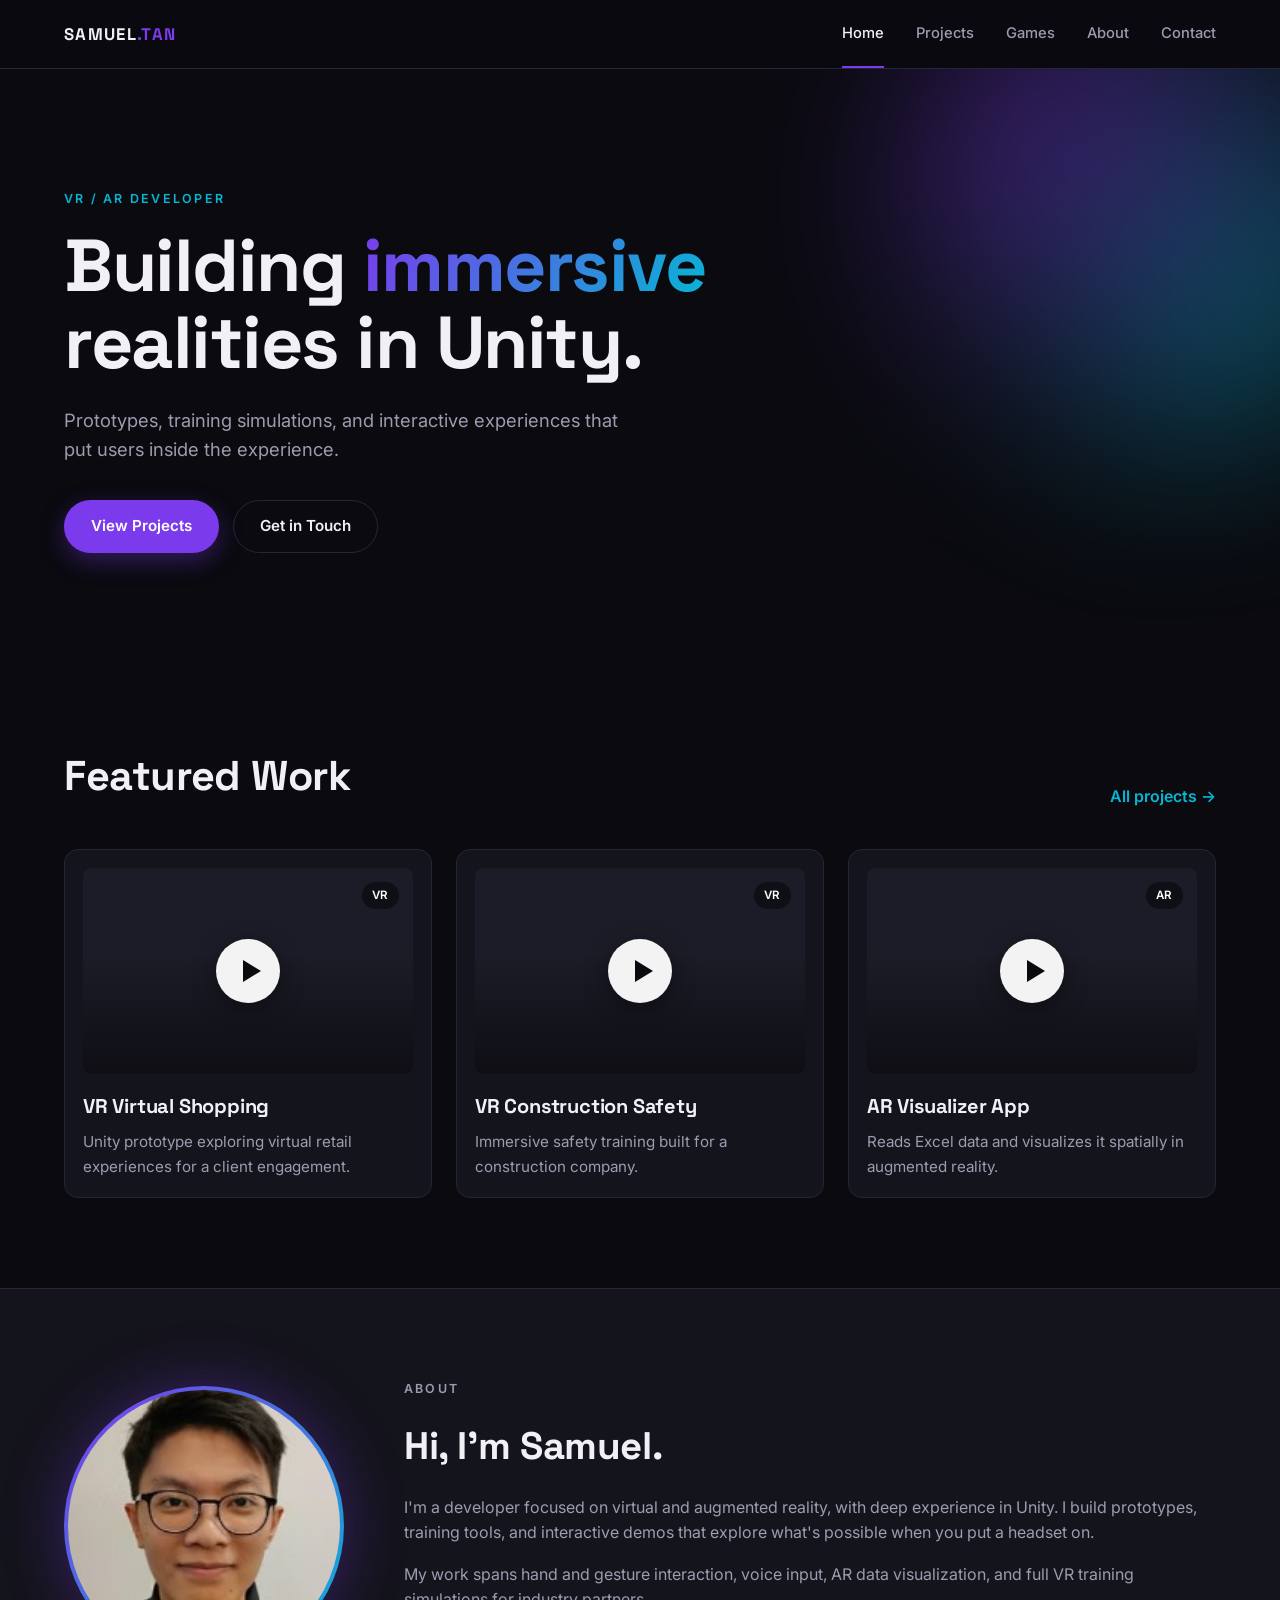
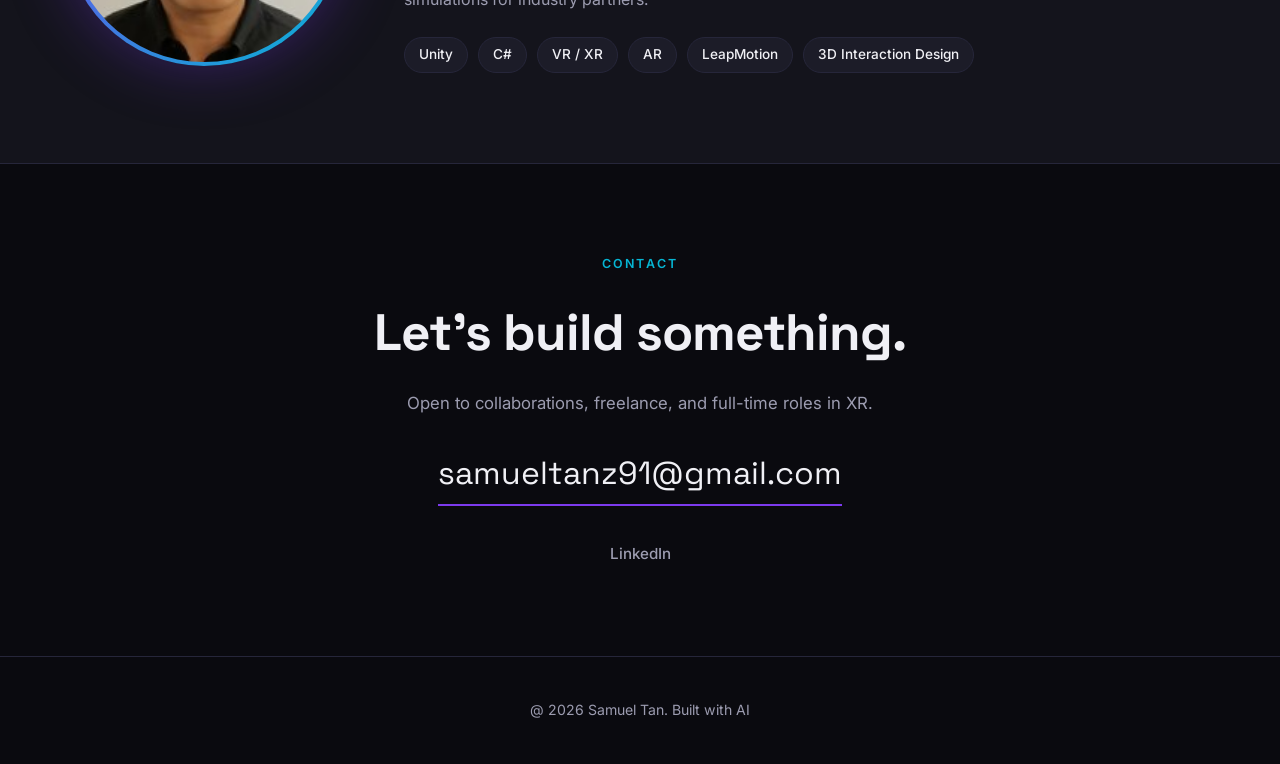
<file: index.html>
<!DOCTYPE html>
<html lang="en">
<head>
    <meta charset="UTF-8">
    <meta name="viewport" content="width=device-width, initial-scale=1.0">
    <title>Samuel Tan — VR/AR Developer</title>
    <meta name="description" content="Portfolio of Samuel Tan, VR/AR developer specializing in Unity, immersive experiences, and interactive prototypes.">
    <link rel="stylesheet" href="assets/css/styles.css">
    <link rel="preconnect" href="https://fonts.googleapis.com">
    <link rel="preconnect" href="https://fonts.gstatic.com" crossorigin>
    <link href="https://fonts.googleapis.com/css2?family=Inter:wght@400;500;600;700;800&family=Space+Grotesk:wght@500;700&display=swap" rel="stylesheet">
</head>
<body>
    <header class="site-header">
        <div class="container header-inner">
            <a href="index.html" class="logo">SAMUEL<span>.TAN</span></a>
            <nav class="nav-desktop">
                <a href="index.html" class="active">Home</a>
                <a href="projects.html">Projects</a>
                <a href="games.html">Games</a>
                <a href="#about">About</a>
                <a href="#contact">Contact</a>
            </nav>
            <button class="nav-toggle" aria-label="Toggle navigation" aria-expanded="false">
                <span></span><span></span><span></span>
            </button>
        </div>
        <nav class="nav-mobile">
            <a href="index.html">Home</a>
            <a href="projects.html">Projects</a>
            <a href="games.html">Games</a>
            <a href="#about">About</a>
            <a href="#contact">Contact</a>
        </nav>
    </header>

    <main>
        <section class="hero">
            <div class="container">
                <p class="hero-eyebrow">VR / AR Developer</p>
                <h1 class="hero-title">Building <span class="accent">immersive</span><br>realities in Unity.</h1>
                <p class="hero-sub">Prototypes, training simulations, and interactive experiences that put users inside the experience.</p>
                <div class="hero-cta">
                    <a href="projects.html" class="btn btn-primary">View Projects</a>
                    <a href="#contact" class="btn btn-ghost">Get in Touch</a>
                </div>
            </div>
            <div class="hero-orb" aria-hidden="true"></div>
        </section>

        <section class="section" id="featured">
            <div class="container">
                <div class="section-head">
                    <h2>Featured Work</h2>
                    <a href="projects.html" class="link-arrow">All projects →</a>
                </div>
                <div class="project-grid">
                    <a href="projects.html#vr-virtual-shopping" class="project-card">
                        <div class="project-thumb video-thumb" style="background-image: url('https://img.youtube.com/vi/bQnIqQ54lKI/hqdefault.jpg')">
                            <span class="tag">VR</span>
                            <span class="play-button play-button-static" aria-hidden="true"></span>
                        </div>
                        <h3>VR Virtual Shopping</h3>
                        <p>Unity prototype exploring virtual retail experiences for a client engagement.</p>
                    </a>
                    <a href="projects.html#vr-construction-safety" class="project-card">
                        <div class="project-thumb video-thumb" style="background-image: url('https://img.youtube.com/vi/5bhj2pqpF-M/hqdefault.jpg')">
                            <span class="tag">VR</span>
                            <span class="play-button play-button-static" aria-hidden="true"></span>
                        </div>
                        <h3>VR Construction Safety</h3>
                        <p>Immersive safety training built for a construction company.</p>
                    </a>
                    <a href="projects.html#ar-visualizer" class="project-card">
                        <div class="project-thumb video-thumb" style="background-image: url('https://img.youtube.com/vi/ihZmhNBa7-E/hqdefault.jpg')">
                            <span class="tag">AR</span>
                            <span class="play-button play-button-static" aria-hidden="true"></span>
                        </div>
                        <h3>AR Visualizer App</h3>
                        <p>Reads Excel data and visualizes it spatially in augmented reality.</p>
                    </a>
                </div>
            </div>
        </section>

        <section class="section section-alt" id="about">
            <div class="container about-grid">
                <div class="about-photo">
                    <img src="assets/images/photo.jpg" alt="Samuel Tan">
                </div>
                <div class="about-copy">
                    <p class="eyebrow">About</p>
                    <h2>Hi, I'm Samuel.</h2>
                    <p>I'm a developer focused on virtual and augmented reality, with deep experience in Unity. I build prototypes, training tools, and interactive demos that explore what's possible when you put a headset on.</p>
                    <p>My work spans hand and gesture interaction, voice input, AR data visualization, and full VR training simulations for industry partners.</p>
                    <ul class="skill-list">
                        <li>Unity</li>
                        <li>C#</li>
                        <li>VR / XR</li>
                        <li>AR</li>
                        <li>LeapMotion</li>
                        <li>3D Interaction Design</li>
                    </ul>
                </div>
            </div>
        </section>

        <section class="section" id="contact">
            <div class="container contact-block">
                <p class="eyebrow">Contact</p>
                <h2>Let's build something.</h2>
                <p class="contact-sub">Open to collaborations, freelance, and full-time roles in XR.</p>
                <a href="mailto:samueltanz91@gmail.com" class="contact-email">samueltanz91@gmail.com</a>
                <div class="social-row">
                    <a href="https://www.linkedin.com/in/samtanz" target="_blank" rel="noopener noreferrer" aria-label="LinkedIn">LinkedIn</a>
                </div>
            </div>
        </section>
    </main>

    <footer class="site-footer">
        <div class="container">
            <p>@ <span id="year"></span> Samuel Tan. Built with AI</p>
        </div>
    </footer>

    <script src="assets/js/main.js"></script>
</body>
</html>
</file>
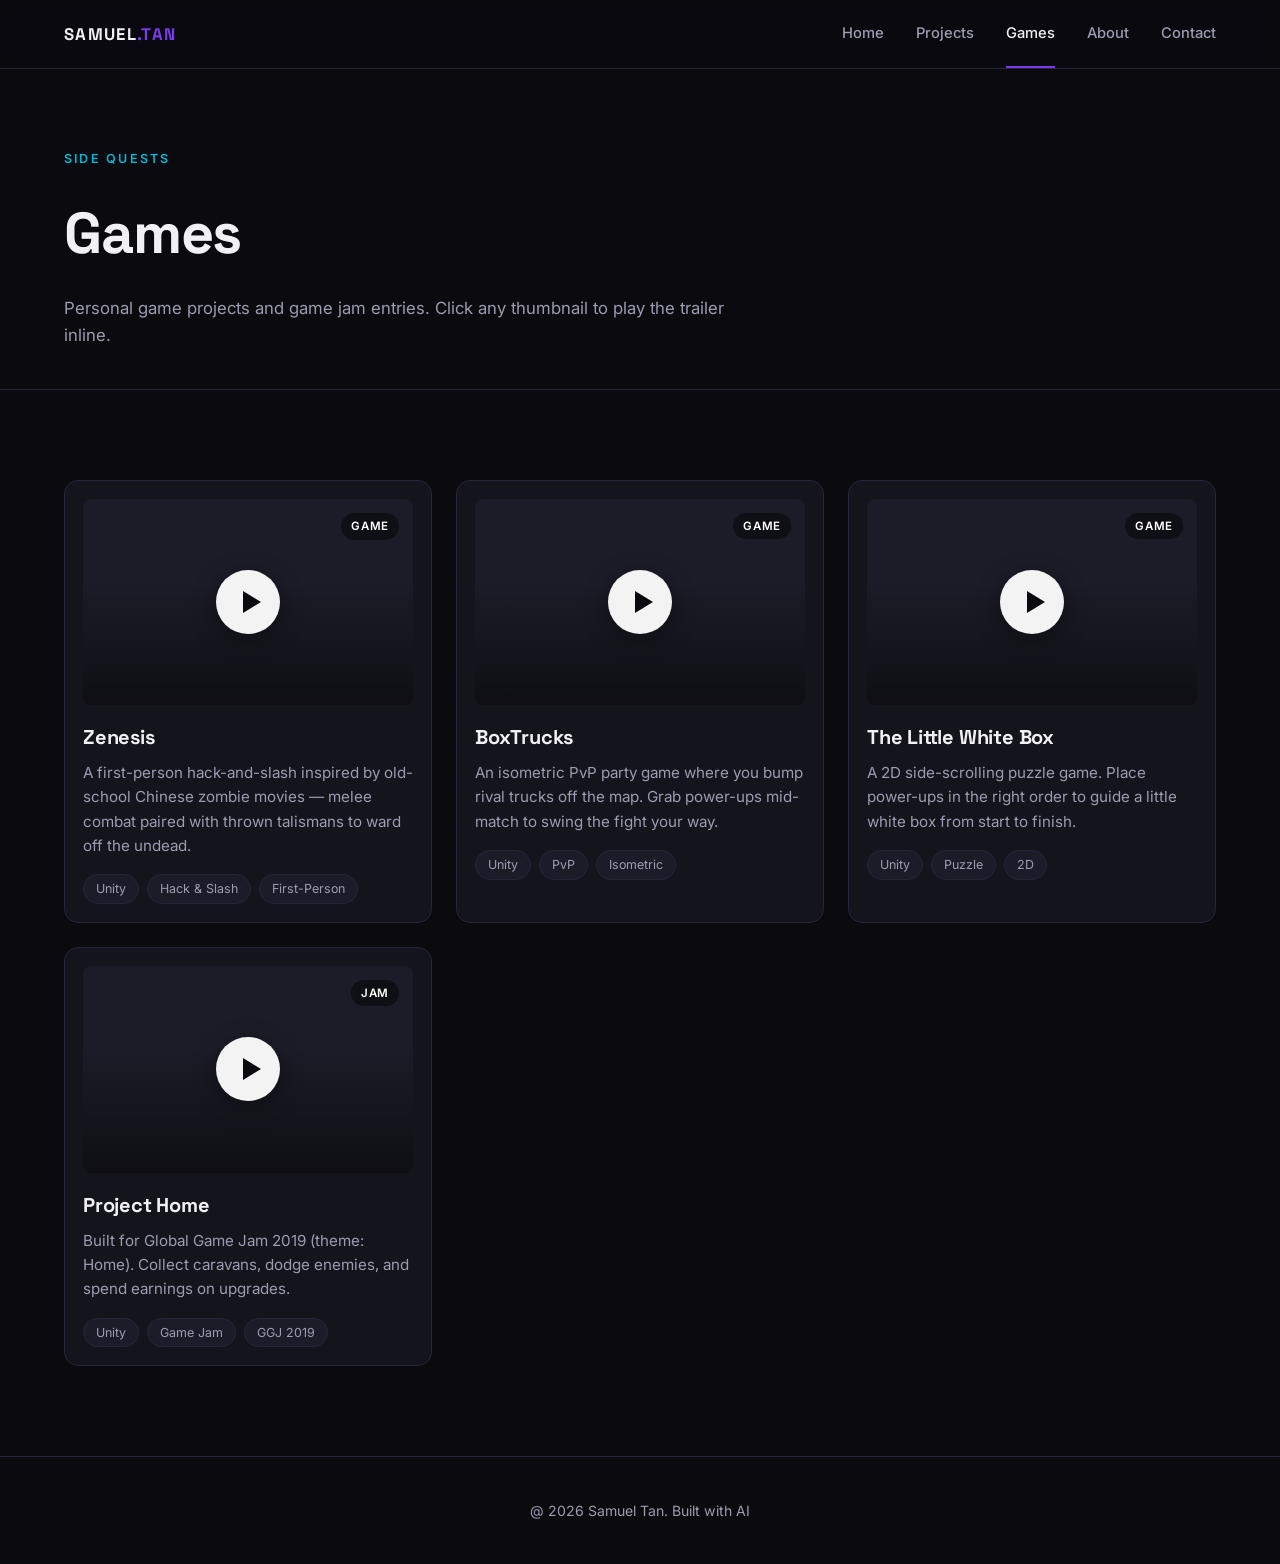
<file: games.html>
<!DOCTYPE html>
<html lang="en">
<head>
    <meta charset="UTF-8">
    <meta name="viewport" content="width=device-width, initial-scale=1.0">
    <title>Games — Samuel Tan</title>
    <meta name="description" content="Games developed by Samuel Tan.">
    <link rel="stylesheet" href="assets/css/styles.css">
    <link rel="preconnect" href="https://fonts.googleapis.com">
    <link rel="preconnect" href="https://fonts.gstatic.com" crossorigin>
    <link href="https://fonts.googleapis.com/css2?family=Inter:wght@400;500;600;700;800&family=Space+Grotesk:wght@500;700&display=swap" rel="stylesheet">
</head>
<body>
    <header class="site-header">
        <div class="container header-inner">
            <a href="index.html" class="logo">SAMUEL<span>.TAN</span></a>
            <nav class="nav-desktop">
                <a href="index.html">Home</a>
                <a href="projects.html">Projects</a>
                <a href="games.html" class="active">Games</a>
                <a href="index.html#about">About</a>
                <a href="index.html#contact">Contact</a>
            </nav>
            <button class="nav-toggle" aria-label="Toggle navigation" aria-expanded="false">
                <span></span><span></span><span></span>
            </button>
        </div>
        <nav class="nav-mobile">
            <a href="index.html">Home</a>
            <a href="projects.html">Projects</a>
            <a href="games.html">Games</a>
            <a href="index.html#about">About</a>
            <a href="index.html#contact">Contact</a>
        </nav>
    </header>

    <main>
        <section class="page-hero">
            <div class="container">
                <p class="eyebrow">Side Quests</p>
                <h1>Games</h1>
                <p class="page-sub">Personal game projects and game jam entries. Click any thumbnail to play the trailer inline.</p>
            </div>
        </section>

        <section class="section">
            <div class="container">
                <div class="project-grid">
                    <article id="zenesis" class="project-card project-card-detail">
                        <div class="project-thumb video-thumb" data-video-id="gKmy3xf2ELI" style="background-image: url('https://img.youtube.com/vi/gKmy3xf2ELI/hqdefault.jpg')">
                            <span class="tag">Game</span>
                            <button class="play-button" aria-label="Play Zenesis trailer"></button>
                        </div>
                        <h3>Zenesis</h3>
                        <p>A first-person hack-and-slash inspired by old-school Chinese zombie movies — melee combat paired with thrown talismans to ward off the undead.</p>
                        <ul class="meta-list"><li>Unity</li><li>Hack &amp; Slash</li><li>First-Person</li></ul>
                    </article>

                    <article id="boxtrucks" class="project-card project-card-detail">
                        <div class="project-thumb video-thumb" data-video-id="-wrfO_AimGk" style="background-image: url('https://img.youtube.com/vi/-wrfO_AimGk/hqdefault.jpg')">
                            <span class="tag">Game</span>
                            <button class="play-button" aria-label="Play BoxTrucks gameplay"></button>
                        </div>
                        <h3>BoxTrucks</h3>
                        <p>An isometric PvP party game where you bump rival trucks off the map. Grab power-ups mid-match to swing the fight your way.</p>
                        <ul class="meta-list"><li>Unity</li><li>PvP</li><li>Isometric</li></ul>
                    </article>

                    <article id="little-white-box" class="project-card project-card-detail">
                        <div class="project-thumb video-thumb" data-video-id="9eeDVmjl8H8" style="background-image: url('https://img.youtube.com/vi/9eeDVmjl8H8/hqdefault.jpg')">
                            <span class="tag">Game</span>
                            <button class="play-button" aria-label="Play The Little White Box demo"></button>
                        </div>
                        <h3>The Little White Box</h3>
                        <p>A 2D side-scrolling puzzle game. Place power-ups in the right order to guide a little white box from start to finish.</p>
                        <ul class="meta-list"><li>Unity</li><li>Puzzle</li><li>2D</li></ul>
                    </article>

                    <article id="project-home" class="project-card project-card-detail">
                        <div class="project-thumb video-thumb" data-video-id="KWs1H7j5ezE" style="background-image: url('https://img.youtube.com/vi/KWs1H7j5ezE/hqdefault.jpg')">
                            <span class="tag">Jam</span>
                            <button class="play-button" aria-label="Play Project Home gameplay"></button>
                        </div>
                        <h3>Project Home</h3>
                        <p>Built for Global Game Jam 2019 (theme: Home). Collect caravans, dodge enemies, and spend earnings on upgrades.</p>
                        <ul class="meta-list"><li>Unity</li><li>Game Jam</li><li>GGJ 2019</li></ul>
                    </article>
                </div>
            </div>
        </section>
    </main>

    <footer class="site-footer">
        <div class="container">
            <p>@ <span id="year"></span> Samuel Tan. Built with AI</p>
        </div>
    </footer>

    <script src="assets/js/main.js"></script>
</body>
</html>
</file>
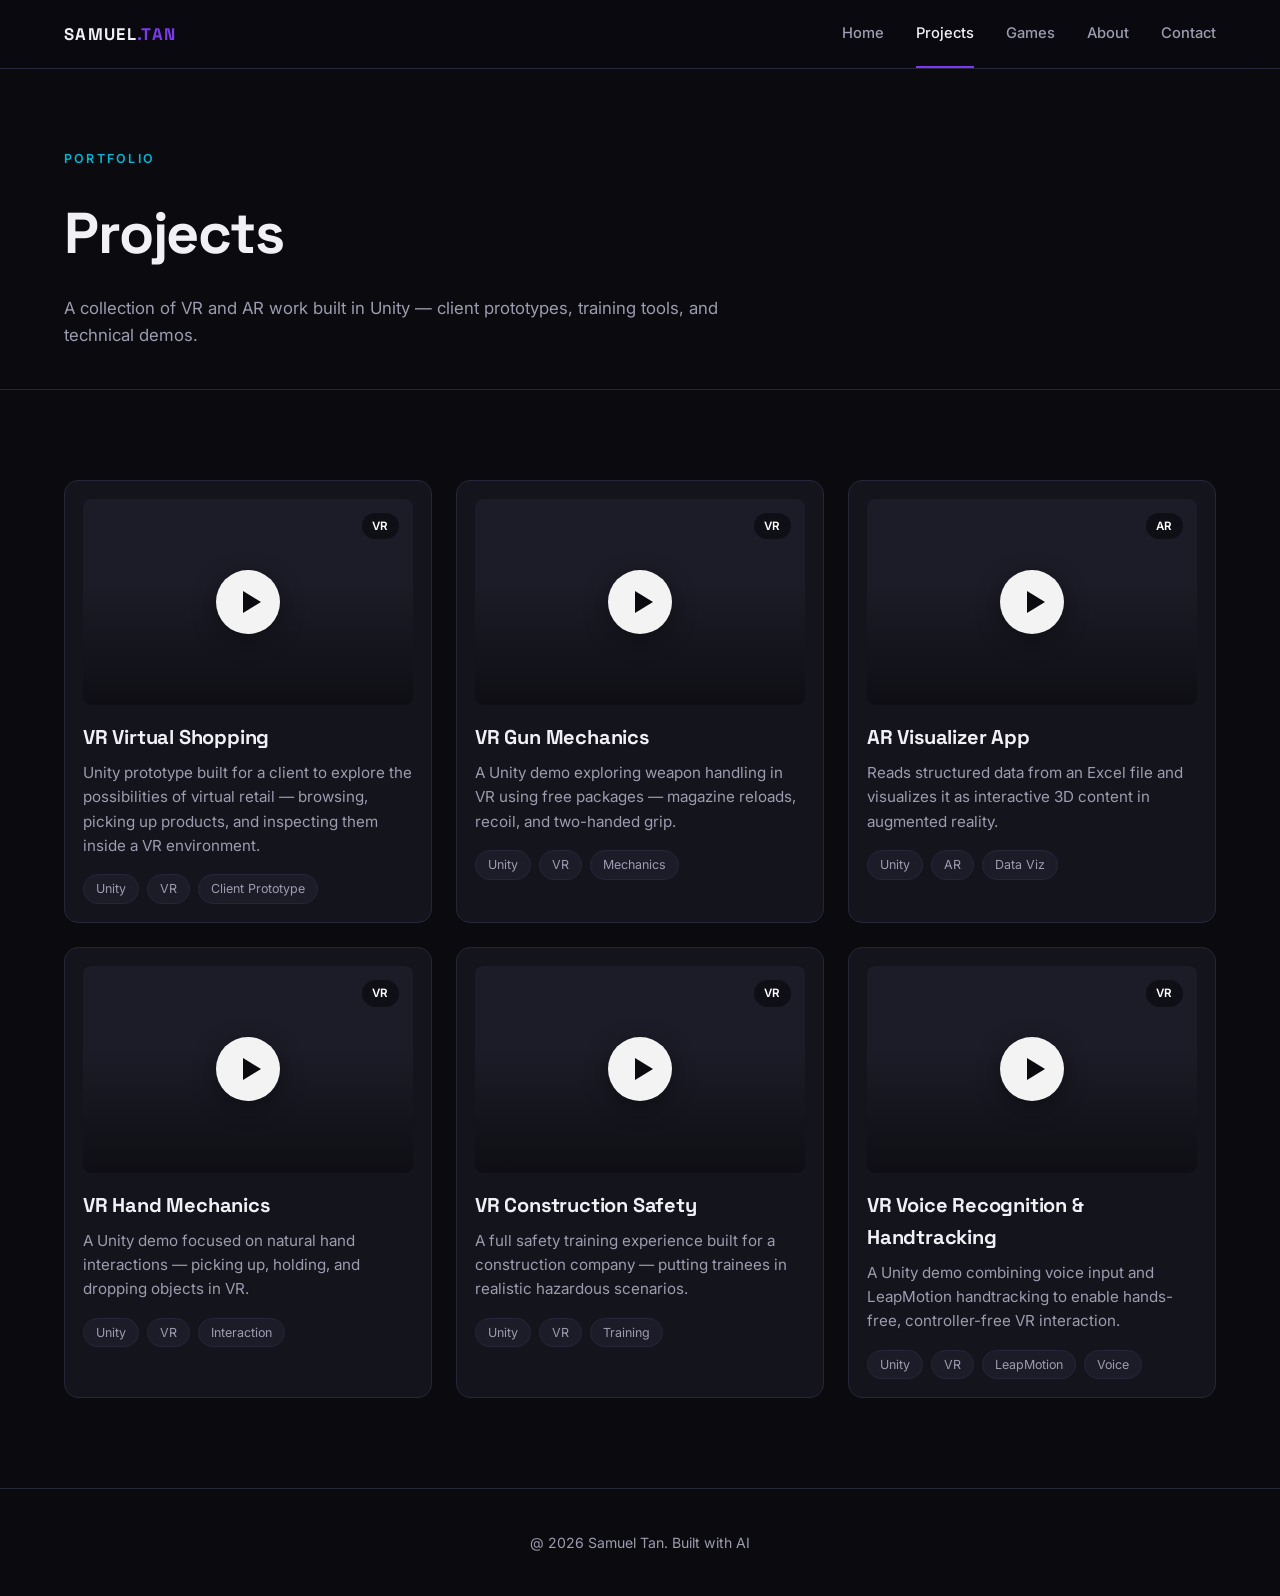
<file: projects.html>
<!DOCTYPE html>
<html lang="en">
<head>
    <meta charset="UTF-8">
    <meta name="viewport" content="width=device-width, initial-scale=1.0">
    <title>Projects — Samuel Tan</title>
    <meta name="description" content="VR and AR projects built by Samuel Tan in Unity.">
    <link rel="stylesheet" href="assets/css/styles.css">
    <link rel="preconnect" href="https://fonts.googleapis.com">
    <link rel="preconnect" href="https://fonts.gstatic.com" crossorigin>
    <link href="https://fonts.googleapis.com/css2?family=Inter:wght@400;500;600;700;800&family=Space+Grotesk:wght@500;700&display=swap" rel="stylesheet">
</head>
<body>
    <header class="site-header">
        <div class="container header-inner">
            <a href="index.html" class="logo">SAMUEL<span>.TAN</span></a>
            <nav class="nav-desktop">
                <a href="index.html">Home</a>
                <a href="projects.html" class="active">Projects</a>
                <a href="games.html">Games</a>
                <a href="index.html#about">About</a>
                <a href="index.html#contact">Contact</a>
            </nav>
            <button class="nav-toggle" aria-label="Toggle navigation" aria-expanded="false">
                <span></span><span></span><span></span>
            </button>
        </div>
        <nav class="nav-mobile">
            <a href="index.html">Home</a>
            <a href="projects.html">Projects</a>
            <a href="games.html">Games</a>
            <a href="index.html#about">About</a>
            <a href="index.html#contact">Contact</a>
        </nav>
    </header>

    <main>
        <section class="page-hero">
            <div class="container">
                <p class="eyebrow">Portfolio</p>
                <h1>Projects</h1>
                <p class="page-sub">A collection of VR and AR work built in Unity — client prototypes, training tools, and technical demos.</p>
            </div>
        </section>

        <section class="section">
            <div class="container">
                <div class="project-grid">
                    <article id="vr-virtual-shopping" class="project-card project-card-detail">
                        <div class="project-thumb video-thumb" data-video-id="bQnIqQ54lKI" style="background-image: url('https://img.youtube.com/vi/bQnIqQ54lKI/hqdefault.jpg')">
                            <span class="tag">VR</span>
                            <button class="play-button" aria-label="Play VR Virtual Shopping demo"></button>
                        </div>
                        <h3>VR Virtual Shopping</h3>
                        <p>Unity prototype built for a client to explore the possibilities of virtual retail — browsing, picking up products, and inspecting them inside a VR environment.</p>
                        <ul class="meta-list"><li>Unity</li><li>VR</li><li>Client Prototype</li></ul>
                    </article>

                    <article id="vr-gun-mechanics" class="project-card project-card-detail">
                        <div class="project-thumb video-thumb" data-video-id="70_8jM1j_8Q" style="background-image: url('https://img.youtube.com/vi/70_8jM1j_8Q/hqdefault.jpg')">
                            <span class="tag">VR</span>
                            <button class="play-button" aria-label="Play VR Gun Mechanics demo"></button>
                        </div>
                        <h3>VR Gun Mechanics</h3>
                        <p>A Unity demo exploring weapon handling in VR using free packages — magazine reloads, recoil, and two-handed grip.</p>
                        <ul class="meta-list"><li>Unity</li><li>VR</li><li>Mechanics</li></ul>
                    </article>

                    <article id="ar-visualizer" class="project-card project-card-detail">
                        <div class="project-thumb video-thumb" data-video-id="ihZmhNBa7-E" style="background-image: url('https://img.youtube.com/vi/ihZmhNBa7-E/hqdefault.jpg')">
                            <span class="tag">AR</span>
                            <button class="play-button" aria-label="Play AR Visualizer demo"></button>
                        </div>
                        <h3>AR Visualizer App</h3>
                        <p>Reads structured data from an Excel file and visualizes it as interactive 3D content in augmented reality.</p>
                        <ul class="meta-list"><li>Unity</li><li>AR</li><li>Data Viz</li></ul>
                    </article>

                    <article id="vr-hand-mechanics" class="project-card project-card-detail">
                        <div class="project-thumb video-thumb" data-video-id="viTU3XS-4zI" style="background-image: url('https://img.youtube.com/vi/viTU3XS-4zI/hqdefault.jpg')">
                            <span class="tag">VR</span>
                            <button class="play-button" aria-label="Play VR Hand Mechanics demo"></button>
                        </div>
                        <h3>VR Hand Mechanics</h3>
                        <p>A Unity demo focused on natural hand interactions — picking up, holding, and dropping objects in VR.</p>
                        <ul class="meta-list"><li>Unity</li><li>VR</li><li>Interaction</li></ul>
                    </article>

                    <article id="vr-construction-safety" class="project-card project-card-detail">
                        <div class="project-thumb video-thumb" data-video-id="5bhj2pqpF-M" style="background-image: url('https://img.youtube.com/vi/5bhj2pqpF-M/hqdefault.jpg')">
                            <span class="tag">VR</span>
                            <button class="play-button" aria-label="Play VR Construction Safety demo"></button>
                        </div>
                        <h3>VR Construction Safety</h3>
                        <p>A full safety training experience built for a construction company — putting trainees in realistic hazardous scenarios.</p>
                        <ul class="meta-list"><li>Unity</li><li>VR</li><li>Training</li></ul>
                    </article>

                    <article id="vr-voice-handtracking" class="project-card project-card-detail">
                        <div class="project-thumb video-thumb" data-video-id="85UgO_bdT98" style="background-image: url('https://img.youtube.com/vi/85UgO_bdT98/hqdefault.jpg')">
                            <span class="tag">VR</span>
                            <button class="play-button" aria-label="Play VR Voice Recognition demo"></button>
                        </div>
                        <h3>VR Voice Recognition & Handtracking</h3>
                        <p>A Unity demo combining voice input and LeapMotion handtracking to enable hands-free, controller-free VR interaction.</p>
                        <ul class="meta-list"><li>Unity</li><li>VR</li><li>LeapMotion</li><li>Voice</li></ul>
                    </article>
                </div>
            </div>
        </section>
    </main>

    <footer class="site-footer">
        <div class="container">
            <p>@ <span id="year"></span> Samuel Tan. Built with AI</p>
        </div>
    </footer>

    <script src="assets/js/main.js"></script>
</body>
</html>
</file>
<file: assets/css/styles.css>
/* ============================================================
   Samuel Tan — Portfolio
   Plain CSS, no preprocessor. Design tokens up top.
   ============================================================ */

:root {
    --bg: #0a0a0f;
    --surface: #14141c;
    --surface-2: #1c1c28;
    --border: #26263a;
    --text: #f0f0f5;
    --text-dim: #9c9cb0;
    --accent: #7c3aed;
    --accent-2: #06b6d4;
    --accent-glow: rgba(124, 58, 237, 0.35);
    --max-width: 1200px;
    --radius: 14px;
    --radius-sm: 8px;
    --shadow-card: 0 10px 30px rgba(0, 0, 0, 0.4);

    --font-sans: 'Inter', system-ui, -apple-system, Segoe UI, Roboto, sans-serif;
    --font-display: 'Space Grotesk', 'Inter', system-ui, sans-serif;
}

* { box-sizing: border-box; }

html {
    scroll-behavior: smooth;
}

body {
    margin: 0;
    background: var(--bg);
    color: var(--text);
    font-family: var(--font-sans);
    font-size: 16px;
    line-height: 1.6;
    -webkit-font-smoothing: antialiased;
    text-rendering: optimizeLegibility;
}

a { color: inherit; text-decoration: none; }
img { max-width: 100%; display: block; }

.container {
    width: 100%;
    max-width: var(--max-width);
    margin: 0 auto;
    padding: 0 24px;
}

/* ===== Header ============================================== */

.site-header {
    position: sticky;
    top: 0;
    z-index: 50;
    background: rgba(10, 10, 15, 0.75);
    backdrop-filter: saturate(140%) blur(12px);
    -webkit-backdrop-filter: saturate(140%) blur(12px);
    border-bottom: 1px solid var(--border);
}

.header-inner {
    display: flex;
    align-items: center;
    justify-content: space-between;
    height: 68px;
}

.logo {
    font-family: var(--font-display);
    font-weight: 700;
    letter-spacing: 0.08em;
    font-size: 1.05rem;
}
.logo span { color: var(--accent); }

.nav-desktop {
    display: flex;
    gap: 32px;
}
.nav-desktop a {
    font-size: 0.92rem;
    font-weight: 500;
    color: var(--text-dim);
    transition: color 0.2s ease;
    position: relative;
}
.nav-desktop a:hover,
.nav-desktop a.active { color: var(--text); }
.nav-desktop a.active::after {
    content: '';
    position: absolute;
    left: 0; right: 0; bottom: -22px;
    height: 2px;
    background: var(--accent);
}

.nav-toggle {
    display: none;
    background: transparent;
    border: 0;
    width: 40px;
    height: 40px;
    cursor: pointer;
    padding: 8px;
}
.nav-toggle span {
    display: block;
    width: 24px;
    height: 2px;
    background: var(--text);
    margin: 5px auto;
    transition: transform 0.25s ease, opacity 0.25s ease;
}
.nav-toggle[aria-expanded="true"] span:nth-child(1) {
    transform: translateY(7px) rotate(45deg);
}
.nav-toggle[aria-expanded="true"] span:nth-child(2) { opacity: 0; }
.nav-toggle[aria-expanded="true"] span:nth-child(3) {
    transform: translateY(-7px) rotate(-45deg);
}

.nav-mobile {
    display: none;
    flex-direction: column;
    padding: 8px 24px 20px;
    border-top: 1px solid var(--border);
    background: rgba(10, 10, 15, 0.95);
}
.nav-mobile.open { display: flex; }
.nav-mobile a {
    padding: 14px 0;
    border-bottom: 1px solid var(--border);
    color: var(--text-dim);
    font-weight: 500;
}
.nav-mobile a:last-child { border-bottom: 0; }

/* ===== Hero ================================================ */

.hero {
    position: relative;
    padding: 120px 0 100px;
    overflow: hidden;
}

.hero-eyebrow,
.eyebrow {
    text-transform: uppercase;
    letter-spacing: 0.18em;
    font-size: 0.78rem;
    color: var(--accent-2);
    font-weight: 600;
    margin: 0 0 18px;
}

.hero-title {
    font-family: var(--font-display);
    font-size: clamp(2.4rem, 6vw, 4.6rem);
    line-height: 1.05;
    letter-spacing: -0.02em;
    margin: 0 0 24px;
    font-weight: 700;
}
.accent {
    background: linear-gradient(120deg, var(--accent), var(--accent-2));
    -webkit-background-clip: text;
    background-clip: text;
    color: transparent;
}

.hero-sub {
    font-size: 1.15rem;
    color: var(--text-dim);
    max-width: 580px;
    margin: 0 0 36px;
}

.hero-cta { display: flex; gap: 14px; flex-wrap: wrap; }

.btn {
    display: inline-flex;
    align-items: center;
    justify-content: center;
    padding: 13px 26px;
    border-radius: 100px;
    font-weight: 600;
    font-size: 0.95rem;
    transition: transform 0.2s ease, box-shadow 0.25s ease, background 0.2s ease;
    border: 1px solid transparent;
    cursor: pointer;
}
.btn-primary {
    background: var(--accent);
    color: white;
    box-shadow: 0 8px 24px var(--accent-glow);
}
.btn-primary:hover { transform: translateY(-2px); box-shadow: 0 12px 30px var(--accent-glow); }
.btn-ghost {
    background: transparent;
    border-color: var(--border);
    color: var(--text);
}
.btn-ghost:hover { border-color: var(--text-dim); }

.hero-orb {
    position: absolute;
    top: -100px;
    right: -120px;
    width: 520px;
    height: 520px;
    border-radius: 50%;
    background: radial-gradient(circle at 30% 30%, var(--accent), transparent 60%),
                radial-gradient(circle at 70% 60%, var(--accent-2), transparent 65%);
    filter: blur(80px);
    opacity: 0.45;
    pointer-events: none;
    z-index: -1;
}

/* ===== Sections ============================================ */

.section { padding: 90px 0; }
.section-alt { background: var(--surface); border-top: 1px solid var(--border); border-bottom: 1px solid var(--border); }

.section-head {
    display: flex;
    align-items: end;
    justify-content: space-between;
    margin-bottom: 40px;
    flex-wrap: wrap;
    gap: 16px;
}
.section-head h2 {
    font-family: var(--font-display);
    font-size: clamp(1.8rem, 3.5vw, 2.6rem);
    margin: 0;
    letter-spacing: -0.01em;
}
.link-arrow {
    color: var(--accent-2);
    font-weight: 600;
    transition: transform 0.2s ease;
}
.link-arrow:hover { transform: translateX(4px); display: inline-block; }

/* ===== Page hero (sub-pages) =============================== */

.page-hero {
    padding: 80px 0 40px;
    border-bottom: 1px solid var(--border);
}
.page-hero h1 {
    font-family: var(--font-display);
    font-size: clamp(2.2rem, 5vw, 3.6rem);
    margin: 0 0 16px;
    letter-spacing: -0.02em;
}
.page-sub {
    color: var(--text-dim);
    max-width: 680px;
    font-size: 1.05rem;
    margin: 0;
}

/* ===== Project grid ======================================== */

.project-grid {
    display: grid;
    grid-template-columns: repeat(auto-fit, minmax(300px, 1fr));
    gap: 24px;
}

.project-card {
    background: var(--surface);
    border: 1px solid var(--border);
    border-radius: var(--radius);
    padding: 18px;
    transition: transform 0.25s ease, border-color 0.25s ease, box-shadow 0.25s ease;
    display: block;
    color: inherit;
}
.project-card:hover {
    transform: translateY(-4px);
    border-color: var(--accent);
    box-shadow: var(--shadow-card);
}
.project-card h3 {
    font-family: var(--font-display);
    font-size: 1.25rem;
    margin: 16px 0 8px;
    letter-spacing: -0.01em;
}
.project-card p {
    color: var(--text-dim);
    margin: 0;
    font-size: 0.95rem;
}

.project-thumb {
    aspect-ratio: 16 / 10;
    border-radius: var(--radius-sm);
    position: relative;
    overflow: hidden;
    display: flex;
    align-items: flex-start;
    justify-content: flex-end;
    padding: 14px;
    background-size: cover;
    background-position: center;
    background-color: var(--surface-2);
}
/* Gradient placeholders — used by Games page until real screenshots are added */
.thumb-1 { background: linear-gradient(135deg, #4338ca, #06b6d4); }
.thumb-2 { background: linear-gradient(135deg, #f59e0b, #b91c1c); }
.thumb-3 { background: linear-gradient(135deg, #10b981, #06b6d4); }
.thumb-4 { background: linear-gradient(135deg, #1e293b, #7c3aed); }
.thumb-5 { background: linear-gradient(135deg, #ec4899, #7c3aed); }
.thumb-6 { background: linear-gradient(135deg, #06b6d4, #1e1b4b); }

/* Video thumbnail — YouTube poster + play button overlay */
.video-thumb { cursor: pointer; }
.video-thumb::before {
    content: '';
    position: absolute;
    inset: 0;
    background: linear-gradient(180deg, transparent 40%, rgba(0,0,0,0.5));
    pointer-events: none;
    transition: background 0.25s ease;
}
.video-thumb:hover::before {
    background: linear-gradient(180deg, rgba(124,58,237,0.15) 0%, rgba(0,0,0,0.55));
}

.play-button {
    position: absolute;
    left: 50%;
    top: 50%;
    transform: translate(-50%, -50%);
    width: 64px;
    height: 64px;
    border-radius: 50%;
    border: 0;
    background: rgba(255, 255, 255, 0.95);
    cursor: pointer;
    transition: transform 0.2s ease, background 0.2s ease, box-shadow 0.25s ease;
    box-shadow: 0 6px 24px rgba(0, 0, 0, 0.4);
    z-index: 1;
    padding: 0;
}
.play-button::before {
    content: '';
    position: absolute;
    left: 56%;
    top: 50%;
    transform: translate(-50%, -50%);
    width: 0;
    height: 0;
    border-left: 18px solid var(--bg);
    border-top: 11px solid transparent;
    border-bottom: 11px solid transparent;
}
.video-thumb:hover .play-button {
    transform: translate(-50%, -50%) scale(1.08);
    background: var(--accent);
    box-shadow: 0 10px 28px var(--accent-glow);
}
.video-thumb:hover .play-button::before {
    border-left-color: white;
}

/* When iframe is injected, hide the static UI */
.video-thumb.is-playing::before,
.video-thumb.is-playing .tag,
.video-thumb.is-playing .play-button {
    display: none;
}
.video-thumb iframe {
    position: absolute;
    inset: 0;
    width: 100%;
    height: 100%;
    border: 0;
    border-radius: var(--radius-sm);
}

.tag {
    background: rgba(0, 0, 0, 0.45);
    backdrop-filter: blur(8px);
    color: white;
    padding: 4px 10px;
    border-radius: 100px;
    font-size: 0.72rem;
    font-weight: 600;
    letter-spacing: 0.06em;
    text-transform: uppercase;
}

.project-card-detail .meta-list {
    margin: 16px 0 0;
    padding: 0;
    list-style: none;
    display: flex;
    gap: 8px;
    flex-wrap: wrap;
}
.meta-list li {
    background: var(--surface-2);
    border: 1px solid var(--border);
    border-radius: 100px;
    padding: 4px 12px;
    font-size: 0.78rem;
    color: var(--text-dim);
}

/* ===== About =============================================== */

.about-grid {
    display: grid;
    grid-template-columns: 280px 1fr;
    gap: 60px;
    align-items: center;
}
.about-photo {
    aspect-ratio: 1;
    border-radius: 50%;
    background: linear-gradient(135deg, var(--accent), var(--accent-2));
    box-shadow: 0 0 60px var(--accent-glow);
    padding: 4px;
}
.about-photo img {
    width: 100%;
    height: 100%;
    border-radius: 50%;
    object-fit: cover;
    display: block;
}
.about-copy h2 {
    font-family: var(--font-display);
    font-size: clamp(1.8rem, 3.5vw, 2.4rem);
    margin: 0 0 18px;
    letter-spacing: -0.01em;
}
.about-copy p {
    color: var(--text-dim);
    margin: 0 0 16px;
}
.skill-list {
    margin: 24px 0 0;
    padding: 0;
    list-style: none;
    display: flex;
    gap: 10px;
    flex-wrap: wrap;
}
.skill-list li {
    background: var(--surface-2);
    border: 1px solid var(--border);
    padding: 6px 14px;
    border-radius: 100px;
    font-size: 0.85rem;
    color: var(--text);
    font-weight: 500;
}

/* ===== Contact ============================================= */

.contact-block { text-align: center; }
.contact-block h2 {
    font-family: var(--font-display);
    font-size: clamp(2rem, 4.5vw, 3.2rem);
    margin: 0 0 16px;
    letter-spacing: -0.02em;
}
.contact-sub {
    color: var(--text-dim);
    margin: 0 0 32px;
    font-size: 1.05rem;
}
.contact-email {
    display: inline-block;
    font-family: var(--font-display);
    font-size: clamp(1.4rem, 3vw, 2rem);
    color: var(--text);
    border-bottom: 2px solid var(--accent);
    padding-bottom: 4px;
    transition: color 0.2s ease;
}
.contact-email:hover { color: var(--accent-2); }

.social-row {
    display: flex;
    justify-content: center;
    gap: 28px;
    margin-top: 36px;
}
.social-row a {
    color: var(--text-dim);
    font-weight: 500;
    font-size: 0.95rem;
    transition: color 0.2s ease;
}
.social-row a:hover { color: var(--accent-2); }

/* ===== Footer ============================================== */

.site-footer {
    border-top: 1px solid var(--border);
    padding: 28px 0;
    color: var(--text-dim);
    font-size: 0.88rem;
    text-align: center;
}

/* ===== Responsive ========================================== */

@media (max-width: 820px) {
    .nav-desktop { display: none; }
    .nav-toggle { display: block; }
    .nav-desktop a.active::after { display: none; }

    .hero { padding: 80px 0 70px; }
    .section { padding: 64px 0; }

    .about-grid {
        grid-template-columns: 1fr;
        gap: 32px;
        text-align: center;
    }
    .about-photo {
        max-width: 200px;
        margin: 0 auto;
    }
    .skill-list { justify-content: center; }

    .hero-orb {
        width: 360px;
        height: 360px;
        right: -160px;
    }
}

@media (max-width: 480px) {
    .hero-cta .btn { flex: 1; }
    .social-row { flex-wrap: wrap; gap: 16px 24px; }
}
</file>
